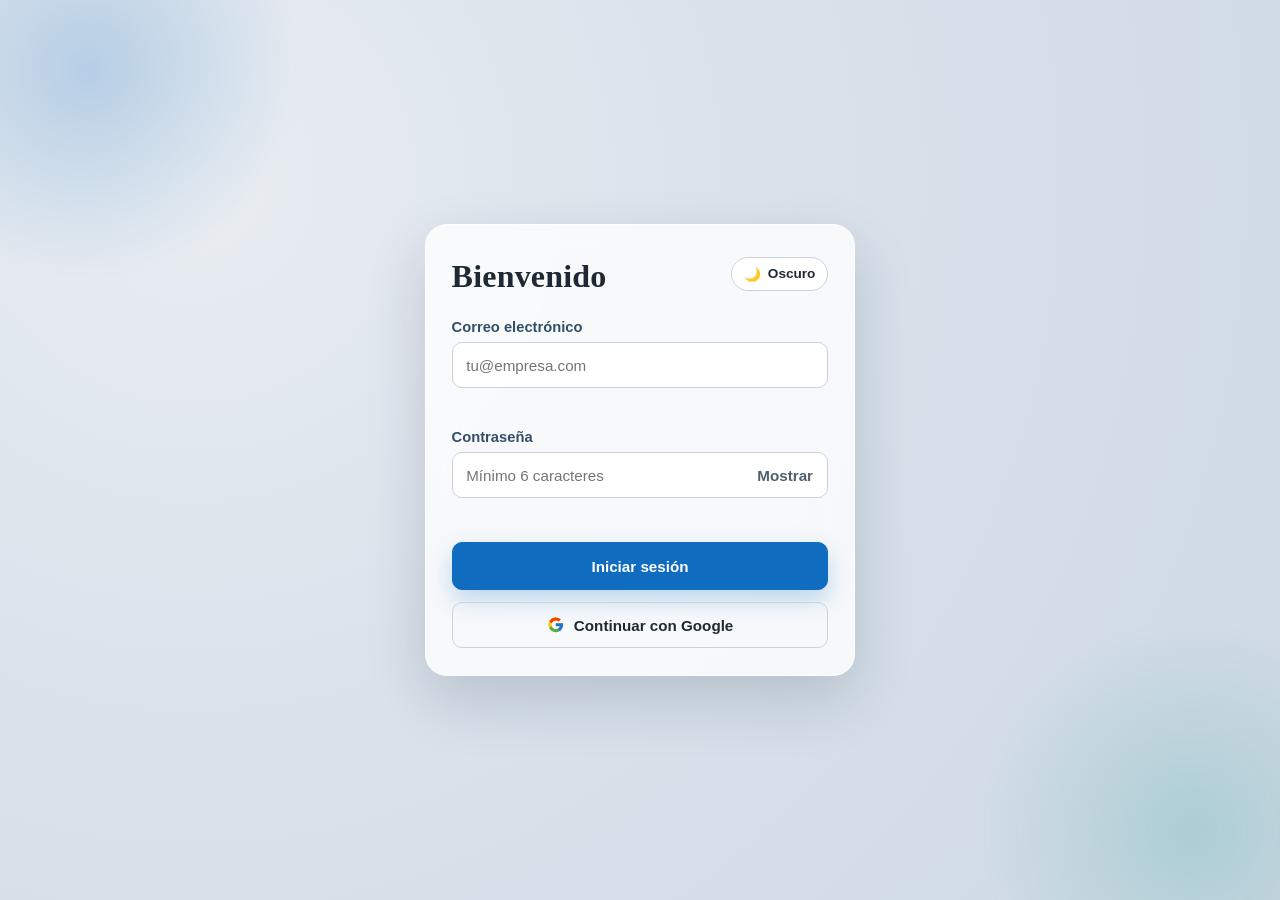
<file: index.html>
<!DOCTYPE html>
<html lang="es" data-tema="claro">

<head>
  <meta charset="UTF-8" />
  <meta name="viewport" content="width=device-width, initial-scale=1.0" />
  <meta name="description" content="Página de inicio de sesión moderna, accesible y sin dependencias externas." />
  <meta http-equiv="Content-Security-Policy" content="default-src 'self'; script-src 'self'; style-src 'self' https://fonts.googleapis.com; font-src https://fonts.gstatic.com; img-src 'self' data:; connect-src 'self'; object-src 'none'; base-uri 'self'; form-action 'self'; frame-ancestors 'none'; upgrade-insecure-requests" />
  <meta http-equiv="Referrer-Policy" content="no-referrer" />
  <meta http-equiv="X-Content-Type-Options" content="nosniff" />
  <meta http-equiv="Permissions-Policy" content="camera=(), microphone=(), geolocation=(), payment=()" />
  <title>Iniciar sesión | Portal</title>

  <!-- Tipografía elegante importada desde Google Fonts -->
  <link rel="preconnect" href="https://fonts.googleapis.com" />
  <link rel="preconnect" href="https://fonts.gstatic.com" crossorigin />
  <link
    href="https://fonts.googleapis.com/css2?family=Manrope:wght@400;500;600;700&family=Playfair+Display:wght@600;700&display=swap"
    rel="stylesheet" />

  <link rel="stylesheet" href="./css/base.css" />
  <link rel="stylesheet" href="./css/login.css" />
</head>

<body>
  <main class="escena-login" aria-label="Pantalla de inicio de sesión">
    <section class="contenedor-login" aria-labelledby="tituloLogin">
      <header class="cabecera-login animacion-entrada retardo-1">
        <div>
          <h1 class="titulo-login" id="tituloLogin">Bienvenido</h1>
        </div>
        <button type="button" id="botonTema" class="boton-tema" aria-label="Cambiar entre modo claro y oscuro"
          aria-pressed="false">
          <span id="iconoTema" aria-hidden="true">🌙</span>
          <span id="textoTema">Oscuro</span>
        </button>
      </header>

      <form id="formularioLogin" class="formulario-login" novalidate>
        <div class="grupo-campo animacion-entrada retardo-3">
          <label for="campoCorreo" class="etiqueta-campo">Correo electrónico</label>
          <input type="email" id="campoCorreo" name="correo" class="campo-entrada" placeholder="tu@empresa.com"
            autocomplete="username" inputmode="email" maxlength="254" autocapitalize="off" spellcheck="false"
            aria-label="Correo electrónico" aria-describedby="mensajeCorreo" required />
          <p id="mensajeCorreo" class="mensaje-campo" aria-live="polite"></p>
        </div>

        <div class="grupo-campo animacion-entrada retardo-4">
          <label for="campoContrasena" class="etiqueta-campo">Contraseña</label>
          <div class="envoltura-contrasena">
            <input type="password" id="campoContrasena" name="contrasena" class="campo-entrada"
              placeholder="Mínimo 6 caracteres" autocomplete="current-password" aria-label="Contraseña"
              aria-describedby="mensajeContrasena" required minlength="6" maxlength="128" />
            <button type="button" id="botonVisorContrasena" class="boton-visor" aria-label="Mostrar contraseña"
              aria-pressed="false">
              Mostrar
            </button>
          </div>
          <p id="mensajeContrasena" class="mensaje-campo" aria-live="polite"></p>
        </div>

        <div class="fila-botones animacion-entrada retardo-5">
          <button type="submit" id="botonEnviar" class="boton-accion" aria-label="Iniciar sesión">
            <span class="cargando" aria-hidden="true"></span>
            <span class="texto-boton">Iniciar sesión</span>
          </button>
          <button type="button" class="boton-google" aria-label="Continuar con Google">
            <svg class="icono-google" viewBox="0 0 48 48" aria-hidden="true" focusable="false">
              <path fill="#FFC107"
                d="M43.611 20.083H42V20H24v8h11.303C33.655 32.657 29.198 36 24 36c-6.627 0-12-5.373-12-12s5.373-12 12-12c3.059 0 5.842 1.154 7.961 3.039l5.657-5.657C34.046 6.053 29.27 4 24 4 12.955 4 4 12.955 4 24s8.955 20 20 20 20-8.955 20-20c0-1.341-.138-2.65-.389-3.917z" />
              <path fill="#FF3D00"
                d="M6.306 14.691l6.571 4.819C14.655 15.108 18.961 12 24 12c3.059 0 5.842 1.154 7.961 3.039l5.657-5.657C34.046 6.053 29.27 4 24 4c-7.682 0-14.318 4.337-17.694 10.691z" />
              <path fill="#4CAF50"
                d="M24 44c5.166 0 9.86-1.977 13.409-5.192l-6.19-5.238C29.145 35.091 26.715 36 24 36c-5.181 0-9.626-3.319-11.283-7.946l-6.522 5.025C9.54 39.556 16.227 44 24 44z" />
              <path fill="#1976D2"
                d="M43.611 20.083H42V20H24v8h11.303c-1.054 3.307-3.382 5.966-6.084 7.57h.003l6.19 5.238C35.021 41.073 44 34 44 24c0-1.341-.138-2.65-.389-3.917z" />
            </svg>
            <span>Continuar con Google</span>
          </button>
        </div>
      </form>
    </section>

  </main>

  <div id="notificacionFlotante" class="notificacion" role="status" aria-live="polite"></div>

  <script src="./js/login.js" defer></script>
</body>

</html>
</file>
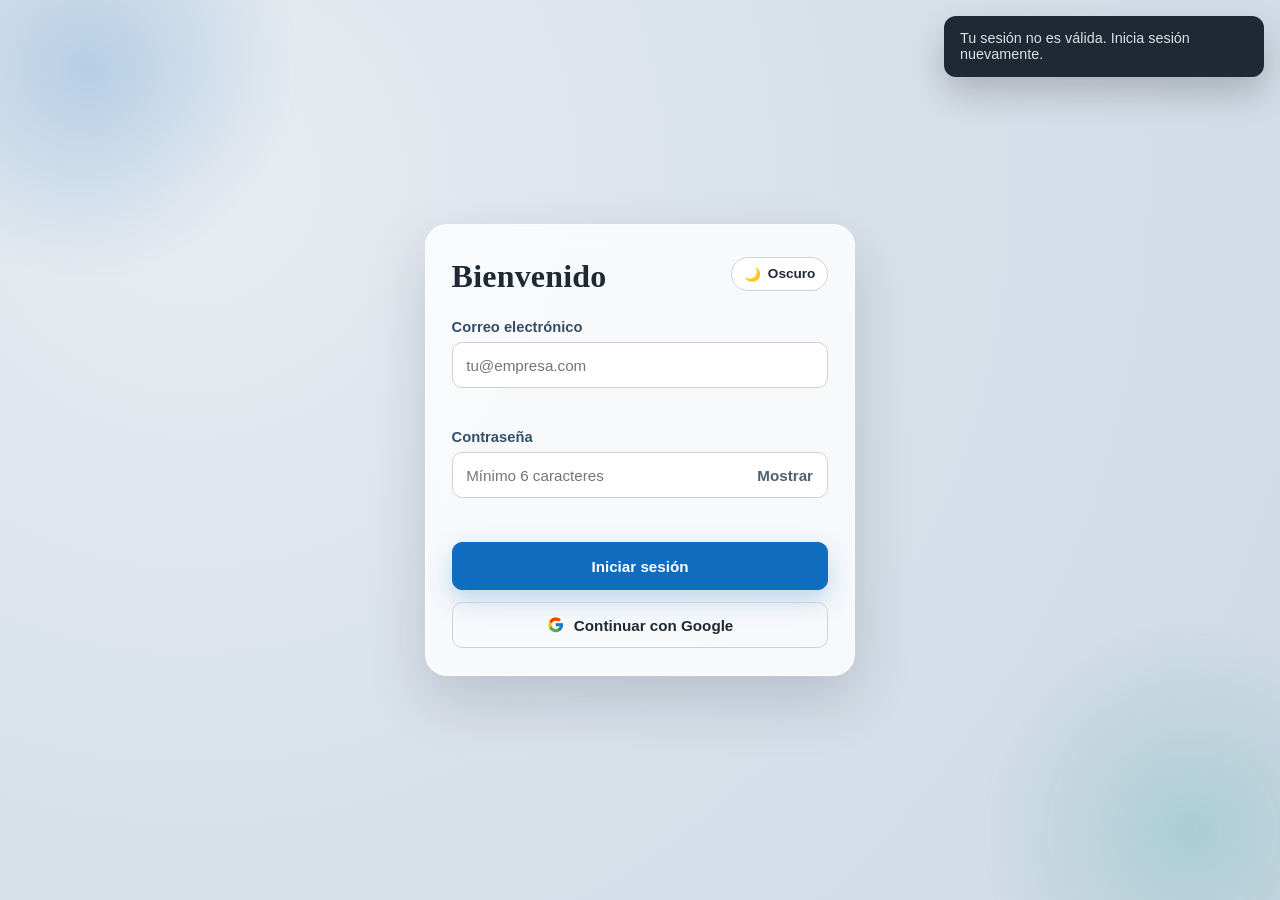
<file: inicio.html>
<!DOCTYPE html>
<html lang="es" data-tema="claro">
<head>
  <meta charset="UTF-8" />
  <meta name="viewport" content="width=device-width, initial-scale=1.0" />
  <meta name="description" content="Página de inicio posterior al login." />
  <meta http-equiv="Content-Security-Policy" content="default-src 'self'; script-src 'self'; style-src 'self' https://fonts.googleapis.com; font-src https://fonts.gstatic.com; img-src 'self' data:; connect-src 'self'; object-src 'none'; base-uri 'self'; form-action 'self'; frame-ancestors 'none'; upgrade-insecure-requests" />
  <meta http-equiv="Referrer-Policy" content="no-referrer" />
  <meta http-equiv="X-Content-Type-Options" content="nosniff" />
  <meta http-equiv="Permissions-Policy" content="camera=(), microphone=(), geolocation=(), payment=()" />
  <title>Inicio | Portal</title>

  <link rel="preconnect" href="https://fonts.googleapis.com" />
  <link rel="preconnect" href="https://fonts.gstatic.com" crossorigin />
  <link href="https://fonts.googleapis.com/css2?family=Manrope:wght@400;500;600;700&family=Playfair+Display:wght@600;700&display=swap" rel="stylesheet" />
  <link rel="stylesheet" href="./css/base.css" />
  <link rel="stylesheet" href="./css/inicio.css" />
</head>
<body>
  <main class="escena-login" aria-label="Pantalla de inicio de la aplicación">
    <section class="contenedor-inicio animacion-entrada retardo-1" aria-labelledby="tituloInicio">
      <header class="encabezado-inicio">
        <div>
          <h1 class="titulo-inicio" id="tituloInicio">Inicio</h1>
          <p class="texto-sesion" id="textoSesion">Sesión activa.</p>
        </div>

        <div class="acciones-inicio">
          <button type="button" id="botonTema" class="boton-tema" aria-label="Cambiar entre modo claro y oscuro" aria-pressed="false">
            <span id="iconoTema" aria-hidden="true">🌙</span>
            <span id="textoTema">Oscuro</span>
          </button>
          <button type="button" id="botonCerrarSesion" class="boton-secundario" aria-label="Cerrar sesión">Cerrar sesión</button>
        </div>
      </header>

      <section class="paneles-inicio" aria-label="Resumen de módulos">
        <article class="tarjeta-inicio animacion-entrada retardo-2">
          <h2 class="tarjeta-titulo">Actividad</h2>
          <p class="tarjeta-texto">Aquí puedes ver eventos recientes y acciones de tu cuenta.</p>
        </article>

        <article class="tarjeta-inicio animacion-entrada retardo-3">
          <h2 class="tarjeta-titulo">Seguridad</h2>
          <p class="tarjeta-texto">Revisa accesos, sesiones activas y configuraciones de protección.</p>
        </article>

        <article class="tarjeta-inicio animacion-entrada retardo-4">
          <h2 class="tarjeta-titulo">Configuración</h2>
          <p class="tarjeta-texto">Administra preferencias y personaliza la experiencia del portal.</p>
        </article>
      </section>
    </section>
  </main>

  <script src="./js/inicio.js" defer></script>
</body>
</html>
</file>
<file: css/base.css>
/* ========================================================================== 
   Base.css
   Estilos globales compartidos entre login e inicio.
   ========================================================================== */

:root {
  --fuente-principal: "Manrope", sans-serif;
  --fuente-titulo: "Playfair Display", serif;

  --fondo-app: #dbe1e8;
  --fondo-gradiente: radial-gradient(circle at 15% 20%, #e9edf2 0%, #dbe3ec 38%, #cfd9e4 100%);
  --fondo-tarjeta: rgba(255, 255, 255, 0.78);
  --borde-tarjeta: rgba(255, 255, 255, 0.55);

  --texto-principal: #1f2933;
  --texto-secundario: #52606d;
  --texto-etiqueta: #334e68;

  --color-acento: #0f6cbf;
  --color-acento-hover: #0a58a2;
  --color-exito: #0f8b6f;
  --color-error: #c53030;

  --borde-campo: #cbd2d9;
  --foco-campo: #7cc4ff;
  --fondo-campo: #ffffff;

  --sombra-tarjeta: 0 24px 60px rgba(15, 23, 42, 0.16);
  --sombra-boton: 0 10px 24px rgba(15, 108, 191, 0.26);

  --duracion: 280ms;
  --radio-lg: 22px;
  --radio-md: 12px;
  --radio-sm: 10px;
}

html[data-tema="oscuro"] {
  --fondo-app: #09111d;
  --fondo-gradiente: radial-gradient(circle at 15% 20%, #162338 0%, #101b2d 35%, #0a1323 100%);
  --fondo-tarjeta: rgba(15, 27, 45, 0.76);
  --borde-tarjeta: rgba(138, 163, 194, 0.22);

  --texto-principal: #e6edf5;
  --texto-secundario: #b6c4d6;
  --texto-etiqueta: #d5e1ef;

  --color-acento: #4ea6ff;
  --color-acento-hover: #79bdff;
  --color-exito: #35cba7;
  --color-error: #ff8b8b;

  --borde-campo: #3c4f67;
  --foco-campo: #89c7ff;
  --fondo-campo: #121f33;

  --sombra-tarjeta: 0 30px 70px rgba(2, 8, 20, 0.6);
  --sombra-boton: 0 10px 25px rgba(78, 166, 255, 0.33);
}

* {
  box-sizing: border-box;
}

body {
  margin: 0;
  min-height: 100vh;
  font-family: var(--fuente-principal);
  color: var(--texto-principal);
  background: var(--fondo-gradiente);
  background-color: var(--fondo-app);
  display: grid;
  place-items: center;
  padding: 1.5rem;
  transition: background-color var(--duracion) ease, color var(--duracion) ease;
  overflow: hidden;
  position: relative;
}

body::before,
body::after {
  content: "";
  position: fixed;
  width: 420px;
  height: 420px;
  border-radius: 50%;
  z-index: 0;
  pointer-events: none;
  filter: blur(4px);
  transition: opacity var(--duracion) ease;
}

body::before {
  top: -140px;
  left: -120px;
  background: radial-gradient(circle, rgba(15, 108, 191, 0.22) 0%, rgba(15, 108, 191, 0) 70%);
}

body::after {
  right: -120px;
  bottom: -140px;
  background: radial-gradient(circle, rgba(9, 148, 140, 0.18) 0%, rgba(9, 148, 140, 0) 70%);
}

/* Contenedor principal reutilizable */
.escena-login {
  width: min(100%, 900px);
  display: flex;
  align-items: center;
  justify-content: center;
  gap: clamp(1rem, 4vw, 2.8rem);
  position: relative;
  z-index: 1;
}

/* Botón global para alternar tema */
.boton-tema {
  border: 1px solid var(--borde-campo);
  background: var(--fondo-campo);
  color: var(--texto-principal);
  border-radius: 999px;
  padding: 0.5rem 0.75rem;
  font-size: 0.85rem;
  font-weight: 600;
  display: inline-flex;
  align-items: center;
  gap: 0.45rem;
  cursor: pointer;
  transition: border-color var(--duracion) ease, transform var(--duracion) ease, background-color var(--duracion) ease;
}

.boton-tema:hover {
  transform: translateY(-1px);
  border-color: var(--foco-campo);
}

/* Animaciones de entrada */
.animacion-entrada {
  opacity: 0;
  transform: translateY(14px);
  animation: aparecer 560ms cubic-bezier(0.2, 0.7, 0.2, 1) forwards;
}

.retardo-1 { animation-delay: 80ms; }
.retardo-2 { animation-delay: 170ms; }
.retardo-3 { animation-delay: 260ms; }
.retardo-4 { animation-delay: 350ms; }
.retardo-5 { animation-delay: 440ms; }

@keyframes aparecer {
  to {
    opacity: 1;
    transform: translateY(0);
  }
}

@media (max-width: 860px) {
  .escena-login {
    flex-direction: column;
    gap: 0.9rem;
  }
}

@media (prefers-reduced-motion: reduce) {
  *, *::before, *::after {
    animation-duration: 0.01ms !important;
    animation-iteration-count: 1 !important;
    transition-duration: 0.01ms !important;
    scroll-behavior: auto !important;
  }
}
</file>
<file: css/login.css>
/* ========================================================================== 
   Login.css
   Estilos específicos de la pantalla de autenticación.
   ========================================================================== */

.contenedor-login {
  width: min(100%, 430px);
  position: relative;
  z-index: 1;
  border-radius: var(--radio-lg);
  border: 1px solid var(--borde-tarjeta);
  background: var(--fondo-tarjeta);
  box-shadow: var(--sombra-tarjeta);
  backdrop-filter: blur(14px);
  -webkit-backdrop-filter: blur(14px);
  padding: 2rem 1.6rem 1.7rem;
  transition: background var(--duracion) ease, border-color var(--duracion) ease;
}

.cabecera-login {
  display: flex;
  justify-content: space-between;
  align-items: flex-start;
  gap: 1rem;
  margin-bottom: 1.5rem;
}

.titulo-login {
  margin: 0;
  font-family: var(--fuente-titulo);
  font-size: clamp(1.65rem, 2.8vw, 2rem);
  line-height: 1.2;
  letter-spacing: 0.2px;
}

.formulario-login {
  display: grid;
  gap: 1rem;
}

.grupo-campo {
  display: grid;
  gap: 0.45rem;
}

.etiqueta-campo {
  font-size: 0.92rem;
  color: var(--texto-etiqueta);
  font-weight: 600;
}

.campo-entrada,
.boton-accion,
.boton-google,
.boton-visor {
  font-family: inherit;
  font-size: 0.95rem;
  border-radius: var(--radio-sm);
  border: 1px solid transparent;
  transition: all var(--duracion) ease;
}

.campo-entrada {
  width: 100%;
  min-height: 46px;
  background: var(--fondo-campo);
  border-color: var(--borde-campo);
  color: var(--texto-principal);
  padding: 0.7rem 0.85rem;
  outline: none;
}

.campo-entrada:focus {
  border-color: var(--foco-campo);
  box-shadow: 0 0 0 3px color-mix(in srgb, var(--foco-campo) 30%, transparent);
}

.envoltura-contrasena {
  position: relative;
}

.envoltura-contrasena .campo-entrada {
  padding-right: 5.2rem;
}

.boton-visor {
  position: absolute;
  top: 50%;
  right: 0.45rem;
  transform: translateY(-50%);
  border-color: transparent;
  background: transparent;
  color: var(--texto-secundario);
  padding: 0.35rem 0.45rem;
  font-weight: 700;
  cursor: pointer;
}

.boton-visor:hover,
.boton-visor:focus-visible {
  color: var(--texto-principal);
  outline: none;
}

.mensaje-campo {
  min-height: 1.1rem;
  font-size: 0.82rem;
  margin: 0;
  color: var(--texto-secundario);
}

.mensaje-campo[data-estado="error"] {
  color: var(--color-error);
}

.mensaje-campo[data-estado="exito"] {
  color: var(--color-exito);
}

.fila-botones {
  display: grid;
  gap: 0.75rem;
  margin-top: 0.2rem;
}

.boton-accion {
  min-height: 48px;
  border-color: var(--color-acento);
  background: var(--color-acento);
  color: #ffffff;
  font-weight: 700;
  cursor: pointer;
  display: inline-flex;
  align-items: center;
  justify-content: center;
  gap: 0.6rem;
  box-shadow: var(--sombra-boton);
}

.boton-accion:hover:not(:disabled) {
  background: var(--color-acento-hover);
  border-color: var(--color-acento-hover);
  transform: translateY(-1px);
}

.boton-accion:disabled {
  opacity: 0.85;
  cursor: not-allowed;
}

.boton-google {
  min-height: 46px;
  border-color: var(--borde-campo);
  background: transparent;
  color: var(--texto-principal);
  font-weight: 600;
  cursor: pointer;
  display: inline-flex;
  align-items: center;
  justify-content: center;
  gap: 0.6rem;
}

.boton-google:hover {
  border-color: var(--foco-campo);
  background: color-mix(in srgb, var(--foco-campo) 10%, transparent);
}

.icono-google {
  width: 1.1rem;
  height: 1.1rem;
  display: block;
  flex-shrink: 0;
}

.cargando {
  width: 1rem;
  height: 1rem;
  border-radius: 50%;
  border: 2px solid rgba(255, 255, 255, 0.4);
  border-top-color: #ffffff;
  animation: girar 0.8s linear infinite;
  display: none;
}

.boton-accion[data-enviando="true"] .cargando {
  display: inline-block;
}

.boton-accion[data-enviando="true"] .texto-boton {
  opacity: 0.9;
}

@keyframes girar {
  to {
    transform: rotate(360deg);
  }
}

.notificacion {
  position: fixed;
  right: 1rem;
  top: 1rem;
  padding: 0.9rem 1rem;
  border-radius: var(--radio-md);
  background: var(--texto-principal);
  color: var(--fondo-app);
  box-shadow: 0 16px 35px rgba(0, 0, 0, 0.2);
  opacity: 0;
  transform: translateY(10px);
  pointer-events: none;
  transition: opacity var(--duracion) ease, transform var(--duracion) ease;
  z-index: 3;
  max-width: 320px;
  font-size: 0.9rem;
}

.notificacion[data-activa="true"] {
  opacity: 1;
  transform: translateY(0);
}

@media (max-width: 520px) {
  .contenedor-login {
    padding: 1.4rem 1rem 1.2rem;
  }

  .cabecera-login {
    flex-direction: column;
  }

  .boton-tema {
    align-self: flex-start;
  }
}
</file>
<file: css/inicio.css>
/* ========================================================================== 
   Inicio.css
   Estilos exclusivos de la pantalla posterior al login.
   ========================================================================== */

/* Contenedor principal del panel de inicio */
.contenedor-inicio {
  width: min(100%, 860px);
  border-radius: var(--radio-lg);
  border: 1px solid var(--borde-tarjeta);
  background: var(--fondo-tarjeta);
  box-shadow: var(--sombra-tarjeta);
  backdrop-filter: blur(14px);
  -webkit-backdrop-filter: blur(14px);
  padding: 1.35rem;
  display: grid;
  gap: 1rem;
}

/* Encabezado con acciones principales */
.encabezado-inicio {
  display: flex;
  align-items: center;
  justify-content: space-between;
  gap: 1rem;
}

.titulo-inicio {
  margin: 0;
  font-family: var(--fuente-titulo);
  font-size: clamp(1.5rem, 2.5vw, 1.95rem);
  line-height: 1.2;
}

.texto-sesion {
  margin: 0.35rem 0 0;
  color: var(--texto-secundario);
  font-size: 0.95rem;
}

.acciones-inicio {
  display: inline-flex;
  align-items: center;
  gap: 0.6rem;
}

/* Tarjetas de resumen de módulos */
.paneles-inicio {
  display: grid;
  grid-template-columns: repeat(3, minmax(0, 1fr));
  gap: 0.85rem;
}

.tarjeta-inicio {
  border: 1px solid var(--borde-campo);
  border-radius: var(--radio-md);
  background: color-mix(in srgb, var(--fondo-campo) 88%, transparent);
  padding: 0.95rem;
  min-height: 122px;
}

.tarjeta-titulo {
  margin: 0 0 0.45rem;
  font-size: 0.95rem;
  color: var(--texto-principal);
  font-weight: 700;
}

.tarjeta-texto {
  margin: 0;
  font-size: 0.9rem;
  color: var(--texto-secundario);
  line-height: 1.4;
}

/* Botón de salida de sesión */
.boton-secundario {
  min-height: 42px;
  padding: 0.62rem 0.9rem;
  border-radius: var(--radio-sm);
  border: 1px solid var(--borde-campo);
  background: var(--fondo-campo);
  color: var(--texto-principal);
  font-weight: 700;
  cursor: pointer;
  font-family: inherit;
  transition: all var(--duracion) ease;
}

.boton-secundario:hover {
  border-color: var(--foco-campo);
  transform: translateY(-1px);
}

@media (max-width: 860px) {
  .paneles-inicio {
    grid-template-columns: 1fr;
  }
}

@media (max-width: 580px) {
  .encabezado-inicio {
    flex-direction: column;
    align-items: flex-start;
  }

  .acciones-inicio {
    width: 100%;
  }
}
</file>
